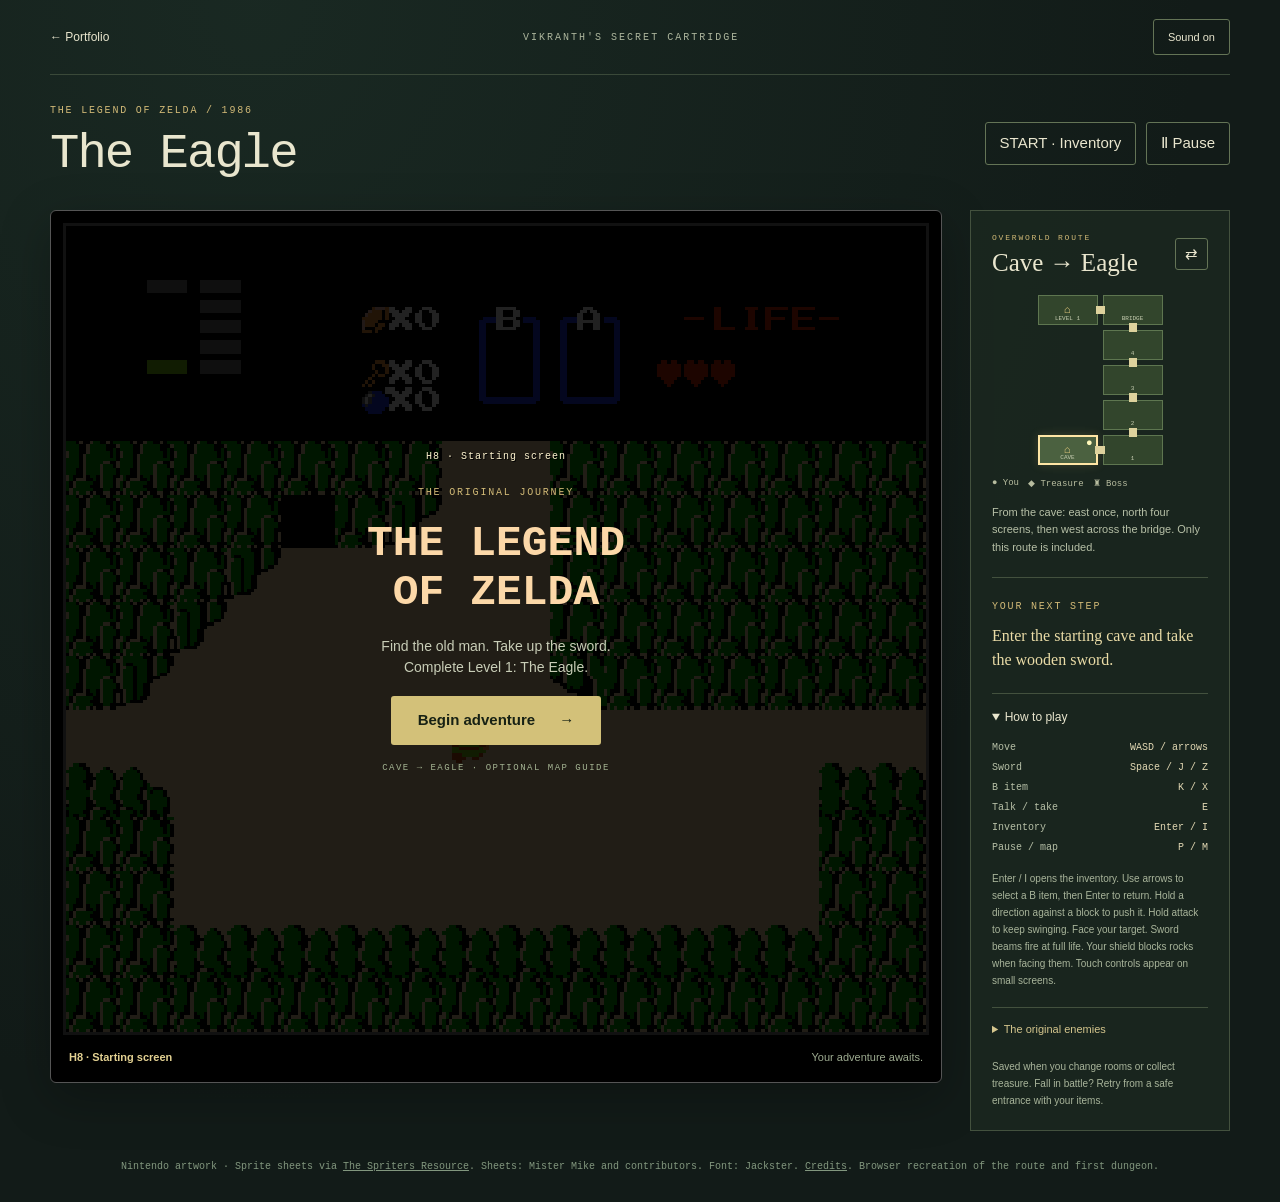
<file: game.html>
<!doctype html>
<html lang="en"><head><meta charset="utf-8"><meta name="viewport" content="width=device-width,initial-scale=1,viewport-fit=cover"><title>The Legend of Zelda · Level 1</title><meta name="theme-color" content="#121b18"><link rel="icon" href="favicon.svg"><link rel="stylesheet" href="game/game.css?v=850e89f092"><script src="game/nes-world.js?v=ef99eabbb4" defer></script><script src="game/nes-art.js?v=4a2b96dac5" defer></script><script src="game/nes-engine.js?v=fe4eaac5ab" defer></script><script src="game/audio.js?v=4c2c292889" defer></script><script src="game/nes-game.js?v=87c278ac32" defer></script></head>
<body><div class="game-shell"><header><a href="index.html#home" aria-label="Return to portfolio">← Portfolio</a><span>VIKRANTH'S SECRET CARTRIDGE</span><button id="sound" aria-pressed="false">Sound off</button></header>
<main><section class="game-heading"><div><p class="eyebrow">THE LEGEND OF ZELDA / 1986</p><h1>The Eagle</h1></div><button id="inventory-toggle" aria-pressed="false" aria-label="Open inventory">START · Inventory</button><button id="pause" aria-label="Pause game">Ⅱ Pause</button></section>
<div class="adventure-layout"><section class="console" aria-label="Adventure game"><div class="hud"><div><span class="hud-label">LIFE</span><span id="hearts" aria-label="5 of 5 hearts">♥♥♥♥♥</span></div><div class="inventory"><span id="sword-state">SWORD —</span><span id="bow-state">BOW —</span><span id="keys">KEY 0</span><span id="rupees">◆ 0</span></div></div>
<div class="screen"><canvas id="game" width="256" height="240" tabindex="0" aria-label="Top-down adventure. Move with arrow keys or WASD. Attack with Space or J. Interact with E. Use the equipped B item with K. Open inventory with Enter or I. Pause with P.">This game requires a browser with canvas support.</canvas><div id="curtain"><p class="eyebrow">THE ORIGINAL JOURNEY</p><h2>The Legend<br>of Zelda</h2><p id="curtain-copy">Find the old man. Take up the sword.<br>Complete Level 1: The Eagle.</p><button id="start">Begin adventure <span>→</span></button><button id="new-game" hidden>Start a new adventure</button><p class="curtain-note">CAVE → EAGLE · OPTIONAL MAP GUIDE</p></div><div id="dialogue" hidden><p id="speaker"></p><p id="speech"></p><button id="continue">Continue →</button></div><div id="room-label" aria-hidden="true"></div></div>
<div id="inventory-panel" class="inventory-controls" hidden><span id="inventory-status"></span><button data-equip="boomerang" hidden>Boomerang</button><button data-equip="bombs" hidden>Bombs</button><button data-equip="bow" hidden>Bow</button><button id="inventory-close">Return · START</button></div><div class="game-caption"><strong id="room-name">The beginning</strong><span id="objective">Your adventure awaits.</span></div>
<div class="touch-controls" aria-label="Touch game controls"><div class="dpad"><button data-hold="up" aria-label="Move up">▲</button><button data-hold="left" aria-label="Move left">◀</button><button data-hold="down" aria-label="Move down">▼</button><button data-hold="right" aria-label="Move right">▶</button></div><div class="action-pad"><button data-action="interact" aria-label="Talk or interact">TALK</button><button data-action="shoot" aria-label="Throw boomerang">B</button><button data-action="attack" aria-label="Swing sword">A</button></div></div>
</section><aside class="field-guide"><div class="map-heading"><div><p class="eyebrow" id="map-caption">OVERWORLD ROUTE</p><h2 id="map-title">Overworld</h2></div><button id="map-toggle" aria-label="Show dungeon map">⇄</button></div><div id="minimap" tabindex="-1" aria-label="Overworld route map"></div><p class="map-legend"><span>● You</span><span>◆ Treasure</span><span>♜ Boss</span></p><p class="route-note" id="route-note">Enter the cave in the starting clearing.</p><div class="guide-divider"></div><p class="eyebrow">YOUR NEXT STEP</p><p id="quest">Meet the old man and claim your sword.</p><details class="controls-guide" open><summary>How to play</summary><dl><div><dt>Move</dt><dd>WASD / arrows</dd></div><div><dt>Sword</dt><dd>Space / J / Z</dd></div><div><dt>B item</dt><dd>K / X</dd></div><div><dt>Talk / take</dt><dd>E</dd></div><div><dt>Inventory</dt><dd>Enter / I</dd></div><div><dt>Pause / map</dt><dd>P / M</dd></div></dl><p>Enter / I opens the inventory. Use arrows to select a B item, then Enter to return. Hold a direction against a block to push it. Hold attack to keep swinging. Face your target. Sword beams fire at full life. Your shield blocks rocks when facing them. Touch controls appear on small screens.</p></details><details class="bestiary"><summary>The original enemies</summary><p>Octoroks · Moblins · Keese · Stalfos · Gel · Goriyas · Wallmasters · Blade Traps · Aquamentus</p></details><p class="save-note">Saved when you change rooms or collect treasure. Fall in battle? Retry from a safe entrance with your items.</p></aside></div>
<footer>Nintendo artwork · Sprite sheets via <a href="https://www.spriters-resource.com/nes/legendofzelda/" target="_blank" rel="noopener">The Spriters Resource</a>. Sheets: Mister Mike and contributors. Font: Jackster. <a href="game/nes/CREDITS.md" target="_blank">Credits</a>. Browser recreation of the route and first dungeon. </footer><span id="announcement" role="status" aria-live="polite"></span></main></div></body></html>
</file>
<file: game/game.css>
*{box-sizing:border-box}body{margin:0;background:#121b18;color:#e9e6ce;font:15px/1.5 Arial,sans-serif;background-image:radial-gradient(ellipse at 20% 0,#28443755,transparent 65%)}button,a{-webkit-tap-highlight-color:transparent}button{font:inherit;color:inherit;cursor:pointer;background:none;border:1px solid #647456;border-radius:3px;padding:9px 14px}button:hover{border-color:#ead789;background:#ead78912}button:focus-visible,a:focus-visible,canvas:focus-visible{outline:3px solid #f7dc83;outline-offset:3px}a{color:inherit;text-decoration:none}[hidden]{display:none!important}.game-shell{max-width:1250px;margin:auto;padding:0 35px}header{height:75px;display:flex;align-items:center;justify-content:space-between;border-bottom:1px solid #3a4939;font-size:12px}header>span{font:10px monospace;letter-spacing:2px;color:#adb69d}header button{font-size:11px}main{padding:28px 0}.game-heading{display:flex;align-items:center;justify-content:space-between;margin-bottom:26px}h1,h2,p{margin:0}h1{font:normal clamp(32px,4vw,49px)/1.2 Georgia,serif;letter-spacing:-1px;margin-top:6px}.eyebrow{font:10px/1.6 monospace;letter-spacing:1.8px;color:#d2ba77}.adventure-layout{display:grid;grid-template-columns:minmax(0,1fr) 260px;gap:28px;align-items:start}.console{background:#0b100d;border:1px solid #596444;box-shadow:0 15px 50px #0004;border-radius:6px;padding:12px}.hud{display:flex;align-items:center;justify-content:space-between;gap:14px;min-height:60px;padding:0 8px 12px}.hud-label{display:block;color:#a3ac90;font:9px monospace;letter-spacing:2px}#hearts{font:22px/1.3 monospace;letter-spacing:1px;color:#f1786b}.inventory{display:grid;grid-template-columns:1fr 1fr;gap:6px 13px;font:bold 10px monospace;color:#d8cfaa}.screen{position:relative;background:#0b100d;border:3px solid #3b4934;aspect-ratio:16/11;overflow:hidden}canvas{display:block;width:100%;height:100%;image-rendering:pixelated;touch-action:none}#curtain{position:absolute;inset:0;background:linear-gradient(#08170eca,#11180de8);display:flex;flex-direction:column;align-items:center;justify-content:center;padding:24px;text-align:center;gap:18px;backdrop-filter:blur(2px)}#curtain h2{font:normal clamp(24px,3.4vw,43px)/1.16 Georgia;color:#f6e5ad}#curtain-copy{font-size:14px;color:#c8cdb7}#start{background:#d3c179;color:#172114;border:0;padding:13px 24px;min-width:210px;font-weight:bold}#start span{margin-left:20px}#new-game{font-size:11px;border:0;text-decoration:underline;padding:0;color:#c2c7b2}.curtain-note{font:9px monospace;letter-spacing:1.5px;color:#a5b493}#dialogue{position:absolute;left:3%;right:3%;bottom:4%;background:#12150af5;border:2px solid #e4ce86;padding:16px 18px;box-shadow:0 8px 25px #0008}#speaker{font:bold 10px monospace;color:#e3c773;letter-spacing:1px;margin-bottom:6px}#speech{font:14px/1.45 monospace;color:#f3ebc9}#continue{display:block;margin:10px 0 0 auto;padding:4px 10px;font:10px monospace;border-color:#9a9c6a}#room-label{position:absolute;left:0;right:0;top:12px;text-align:center;font:10px monospace;letter-spacing:1px;color:#fff5d0;text-shadow:1px 1px #000;pointer-events:none;opacity:0;transition:opacity .2s}#room-label.visible{opacity:1}.game-caption{padding:14px 6px 5px;display:flex;justify-content:space-between;gap:12px;font-size:11px}.game-caption strong{color:#e3d192}.game-caption>span{color:#9eac91;text-align:right}.field-guide{border:1px solid #43513e;padding:21px;background:#1b271fe0}.map-heading{display:flex;justify-content:space-between;align-items:center;margin-bottom:18px}.map-heading h2{font:normal 25px Georgia;margin-top:4px}.map-heading .eyebrow{font-size:8px}.map-heading button{padding:4px 9px}.minimap-grid{display:grid;gap:5px;position:relative}.map-cell{min-width:0;aspect-ratio:1.35;position:relative;display:grid;place-items:center;border:1px solid #5e7650;background:#32452c;color:#e4ca7d;font:11px monospace}.map-cell.empty{visibility:hidden}.map-cell.visited{background:#4b6140}.map-cell.current{border:2px solid #ffe6a5;box-shadow:0 0 9px #d9c47130}.map-cell small{position:absolute;bottom:2px;left:3px;right:3px;font:6px monospace;color:#c8cfb2;text-align:center;white-space:nowrap;overflow:hidden}.map-cell.current:before{content:'●';position:absolute;right:3px;top:0;color:#fff8ba}.map-cell.dungeon{background:#323b50;border-color:#6c7793}.map-cell.dungeon.visited{background:#52546c}.map-cell.dungeon.current{border-color:#ffe6a5}.map-legend{display:flex;gap:9px;font:9px monospace;color:#b7bc9f;margin-top:13px}.route-note{font:11px/1.6 Arial;color:#b7c0a7;margin-top:15px}.guide-divider{height:1px;background:#43513e;margin:21px 0}#quest{font:16px/1.45 Georgia;color:#eadca7;margin-top:9px}.controls-guide{margin-top:22px;border-top:1px solid #43513e;padding-top:14px}.controls-guide summary{font-size:12px;cursor:pointer}dl{margin:12px 0}dl div{display:flex;justify-content:space-between;font:10px/2 monospace}dt{color:#b7c0a7}dd{margin:0;color:#e3d9b4}.controls-guide p,.save-note{font:10px/1.7 Arial;color:#a9b59b}.save-note{margin-top:18px}footer{font:10px/1.6 monospace;color:#82977e;text-align:center;margin-top:28px}#announcement{position:absolute;width:1px;height:1px;overflow:hidden;clip-path:inset(50%)}.touch-controls{display:none;justify-content:space-between;align-items:center;padding:18px 3px 3px;gap:15px}.dpad{display:grid;grid-template-columns:repeat(3,42px);grid-template-rows:repeat(2,38px);gap:4px}.dpad button{padding:0;background:#293727;touch-action:none;user-select:none}.dpad button[data-hold=up]{grid-column:2}.dpad button[data-hold=left]{grid-column:1;grid-row:2}.dpad button[data-hold=down]{grid-column:2;grid-row:2}.dpad button[data-hold=right]{grid-column:3;grid-row:2}.action-pad{display:flex;gap:8px;align-items:center}.action-pad button{width:42px;height:42px;padding:0;border-radius:50%;background:#bdc27c;color:#172114;font:bold 15px monospace;touch-action:none;user-select:none}.action-pad button[data-action=interact]{font:8px monospace;background:transparent;color:#c1cbae;border-color:#576847;width:39px;height:32px;border-radius:3px}.action-pad button[data-action=shoot]{background:#687b55;color:#fff}.touch-controls button:active{transform:translateY(2px);filter:brightness(1.3)}
@media(pointer:coarse),(max-width:800px){.touch-controls{display:flex}}
@media(max-width:1050px){.adventure-layout{grid-template-columns:minmax(0,1fr) 220px;gap:16px}.field-guide{padding:15px}.game-shell{padding:0 22px}#curtain{gap:12px}}
@media(max-width:800px){.adventure-layout{grid-template-columns:1fr}.field-guide{display:grid;grid-template-columns:1fr 1fr;gap:10px 24px}.map-heading{grid-column:1;margin-bottom:0}#minimap{grid-column:1;grid-row:2/5}.map-legend{grid-column:1;font-size:8px;gap:7px}.route-note{grid-column:1;margin-top:0}.guide-divider{display:none}.field-guide>.eyebrow{grid-column:2;grid-row:1;align-self:end}#quest{grid-column:2;grid-row:2;margin:0}.controls-guide{grid-column:2;grid-row:3/6;margin-top:0;padding-top:10px}.save-note{grid-column:1/-1;margin-top:0}.game-heading{margin-bottom:18px}header>span{display:none}header{height:55px}main{padding-top:18px}.game-shell{padding:0 14px}.console{padding:8px}.hud{min-height:51px;padding:0 3px 8px}.inventory{font-size:9px;gap:4px 10px}.game-caption{font-size:10px}.screen{border-width:2px}#curtain{gap:11px;padding:15px}#curtain h2{font-size:30px}#curtain .eyebrow{font-size:8px}#curtain-copy{font-size:12px}.curtain-note{font-size:8px}#start{padding:10px 16px;min-width:180px;font-size:12px}#dialogue{padding:10px 12px}#speech{font-size:11px}#speaker{font-size:9px}#continue{margin-top:6px}#hearts{font-size:20px}footer{font-size:9px;margin-top:18px}}
@media(max-width:370px){.action-pad{gap:5px}.dpad{grid-template-columns:repeat(3,36px);grid-template-rows:repeat(2,35px)}.game-shell{padding:0 8px}#curtain h2{font-size:25px}#curtain{gap:7px}.field-guide{gap:10px 15px}}
@media(prefers-reduced-motion:reduce){*{scroll-behavior:auto!important;transition:none!important}}

.map-door{position:absolute;background:#ddd29d;z-index:2}.map-door.n,.map-door.s{width:8px;height:6px;left:calc(50% - 4px)}.map-door.n{top:-5px}.map-door.s{bottom:-5px}.map-door.e,.map-door.w{height:8px;width:6px;top:calc(50% - 4px)}.map-door.e{right:-5px}.map-door.w{left:-5px}

.bestiary{font:11px/1.8 Arial;margin-top:18px;border-top:1px solid #43513e;padding-top:12px}.bestiary summary{cursor:pointer;color:#d4c58d}.bestiary p{font-size:10px;margin-top:10px;color:#a9b59b}.bestiary b{color:#e0d5ae}@media(max-width:800px){.bestiary{grid-column:1/-1;margin-top:0}.save-note{grid-row:auto}}

@media(max-width:500px){#curtain{gap:6px;padding:10px}#curtain h2{font-size:25px;line-height:1.08}#curtain-copy{font-size:11px;line-height:1.4}#curtain .eyebrow{font-size:7px;letter-spacing:1px}#curtain .curtain-note{font-size:7px;line-height:1.2}#new-game{font-size:10px}#start{padding:9px 12px;min-width:175px}}

#hearts .half-heart{background:linear-gradient(90deg,#f1786b 50%,#414b3d 50%);background-clip:text;-webkit-background-clip:text;color:transparent!important}

/* NES presentation keeps the artwork at its native 256 x 240 proportions. */
.screen{aspect-ratio:256/240;border-color:#111}.hud{position:absolute;width:1px;height:1px;overflow:hidden;clip-path:inset(50%)}.console{background:#000;border-color:#555}.eagle-map .map-cell{aspect-ratio:1.15}.eagle-map .map-cell small{font-size:5px}.eagle-map{gap:3px}.route-map{max-width:125px;margin:auto}.route-map .map-cell{aspect-ratio:2}.game-heading h1{font-family:monospace;letter-spacing:-2px}.game-caption{padding-top:14px}footer a{text-decoration:underline}#room-label{top:28%}#curtain{background:#000d;backdrop-filter:none}#curtain h2{font-family:monospace;color:#fcd8a8;text-transform:uppercase;font-weight:bold}.touch-controls{padding-bottom:7px}.screen canvas:focus-visible{outline-offset:-3px}@media(max-width:500px){.screen{aspect-ratio:256/240}#curtain h2{font-size:30px}.eagle-map .map-cell small{display:none}.eagle-map .map-cell{font-size:8px}}

.inventory-controls{display:flex;align-items:center;flex-wrap:wrap;gap:8px;padding:10px 12px;background:#080808;border-bottom:1px solid #343b32;color:#e8d9b5;font:12px monospace}.inventory-controls[hidden]{display:none}.inventory-controls span{flex:1 1 180px}.inventory-controls button{font:inherit;padding:7px 9px}.inventory-controls button[aria-pressed=true]{outline:2px solid #d82800}.game-heading{flex-wrap:wrap;gap:10px}.game-heading>div{margin-right:auto}@media(max-width:600px){#inventory-toggle{font-size:11px;padding:10px}.game-heading{gap:6px}}

/* Keep the optional dungeon guide covered until discovery or an explicit reveal. */
#minimap.map-locked{min-height:230px;position:relative;background:repeating-linear-gradient(0deg,#26322b 0 1px,transparent 1px 26px),repeating-linear-gradient(90deg,#26322b 0 1px,#121b18 1px 26px);border:1px solid #43513e}
.map-cover{position:relative;min-height:230px;display:flex;flex-direction:column;justify-content:center;align-items:center;gap:14px;padding:22px 16px;text-align:center;background:#121b18ed}
.map-cover strong{font:20px Georgia,serif;color:#eadca7}.map-cover p{font:12px/1.6 Arial,sans-serif;color:#b7c0a7}.map-cover button{font:12px Arial,sans-serif;background:#d3c179;color:#172114;border-color:#d3c179;max-width:100%}
@media(max-width:500px){.map-cover{padding:15px 9px}.map-cover strong{font-size:17px}.map-cover p{font-size:11px}.map-cover button{font-size:11px;padding:9px 7px}}
</file>
